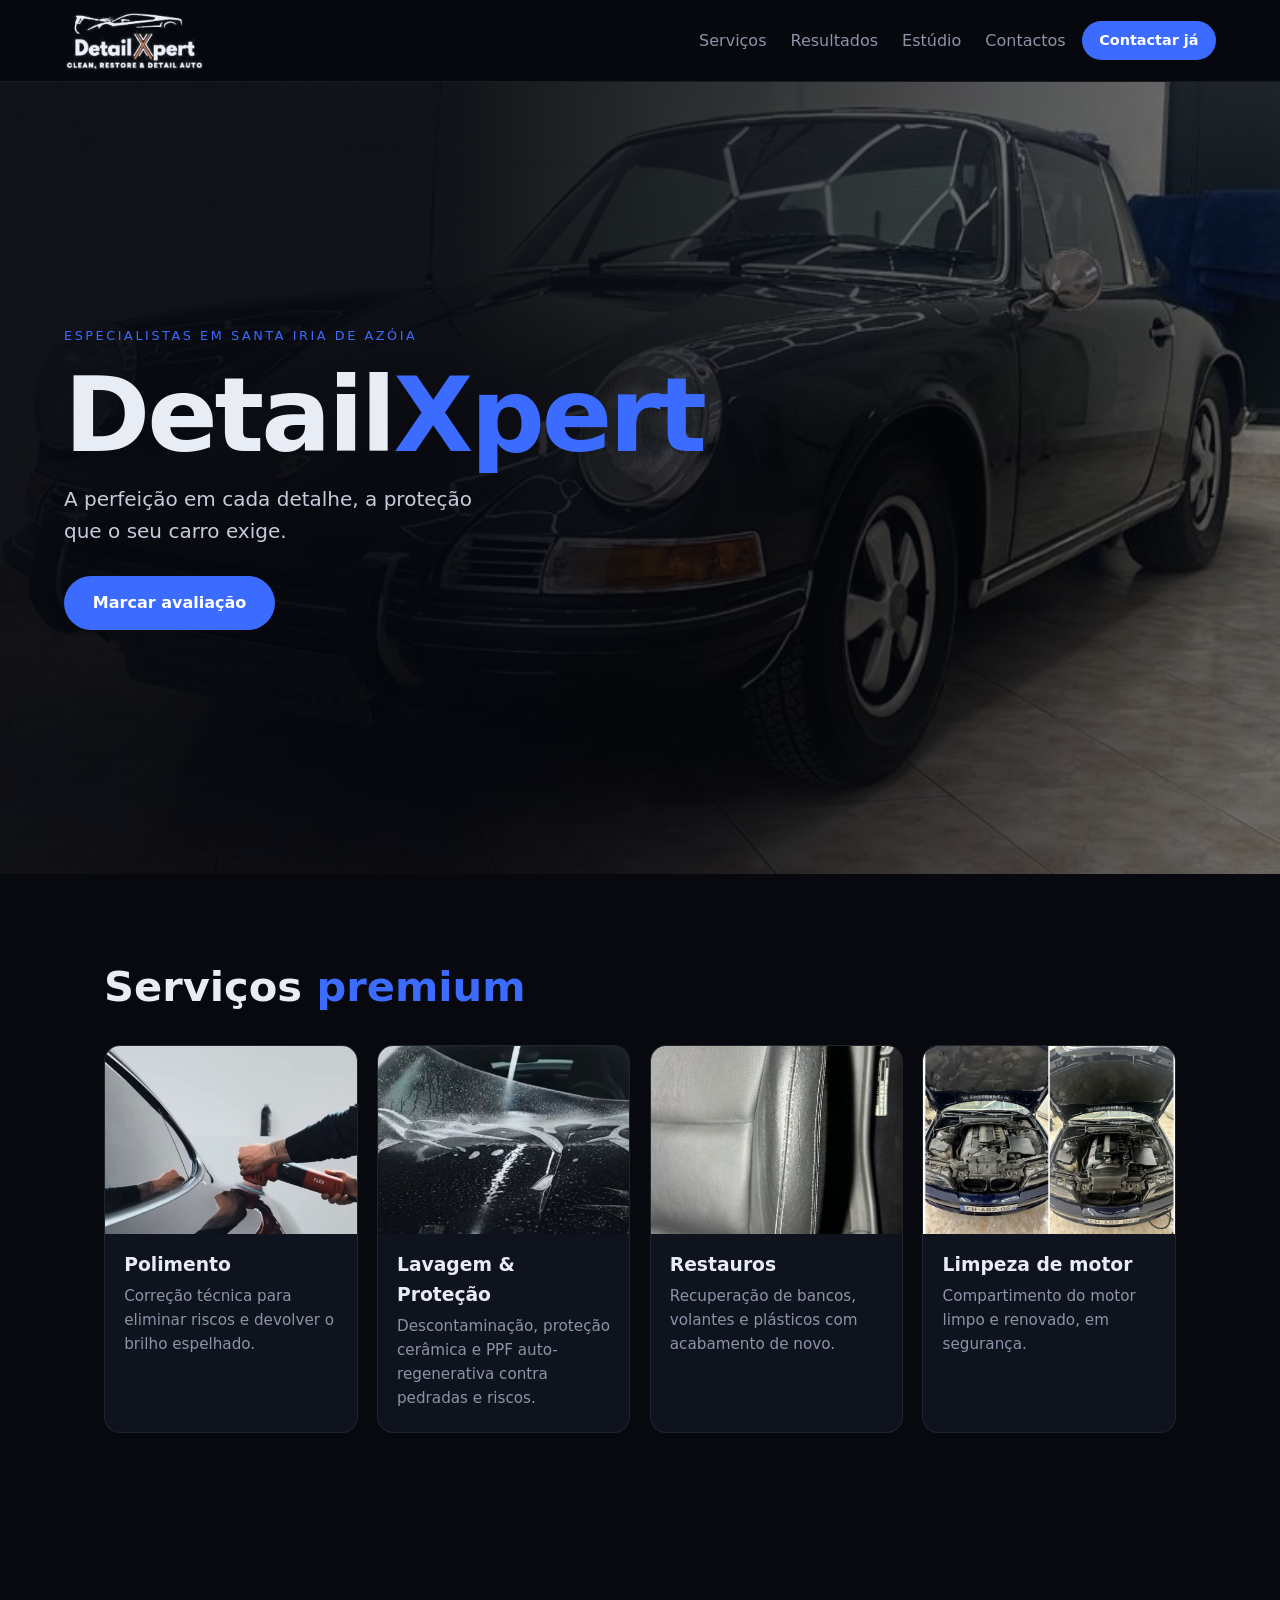
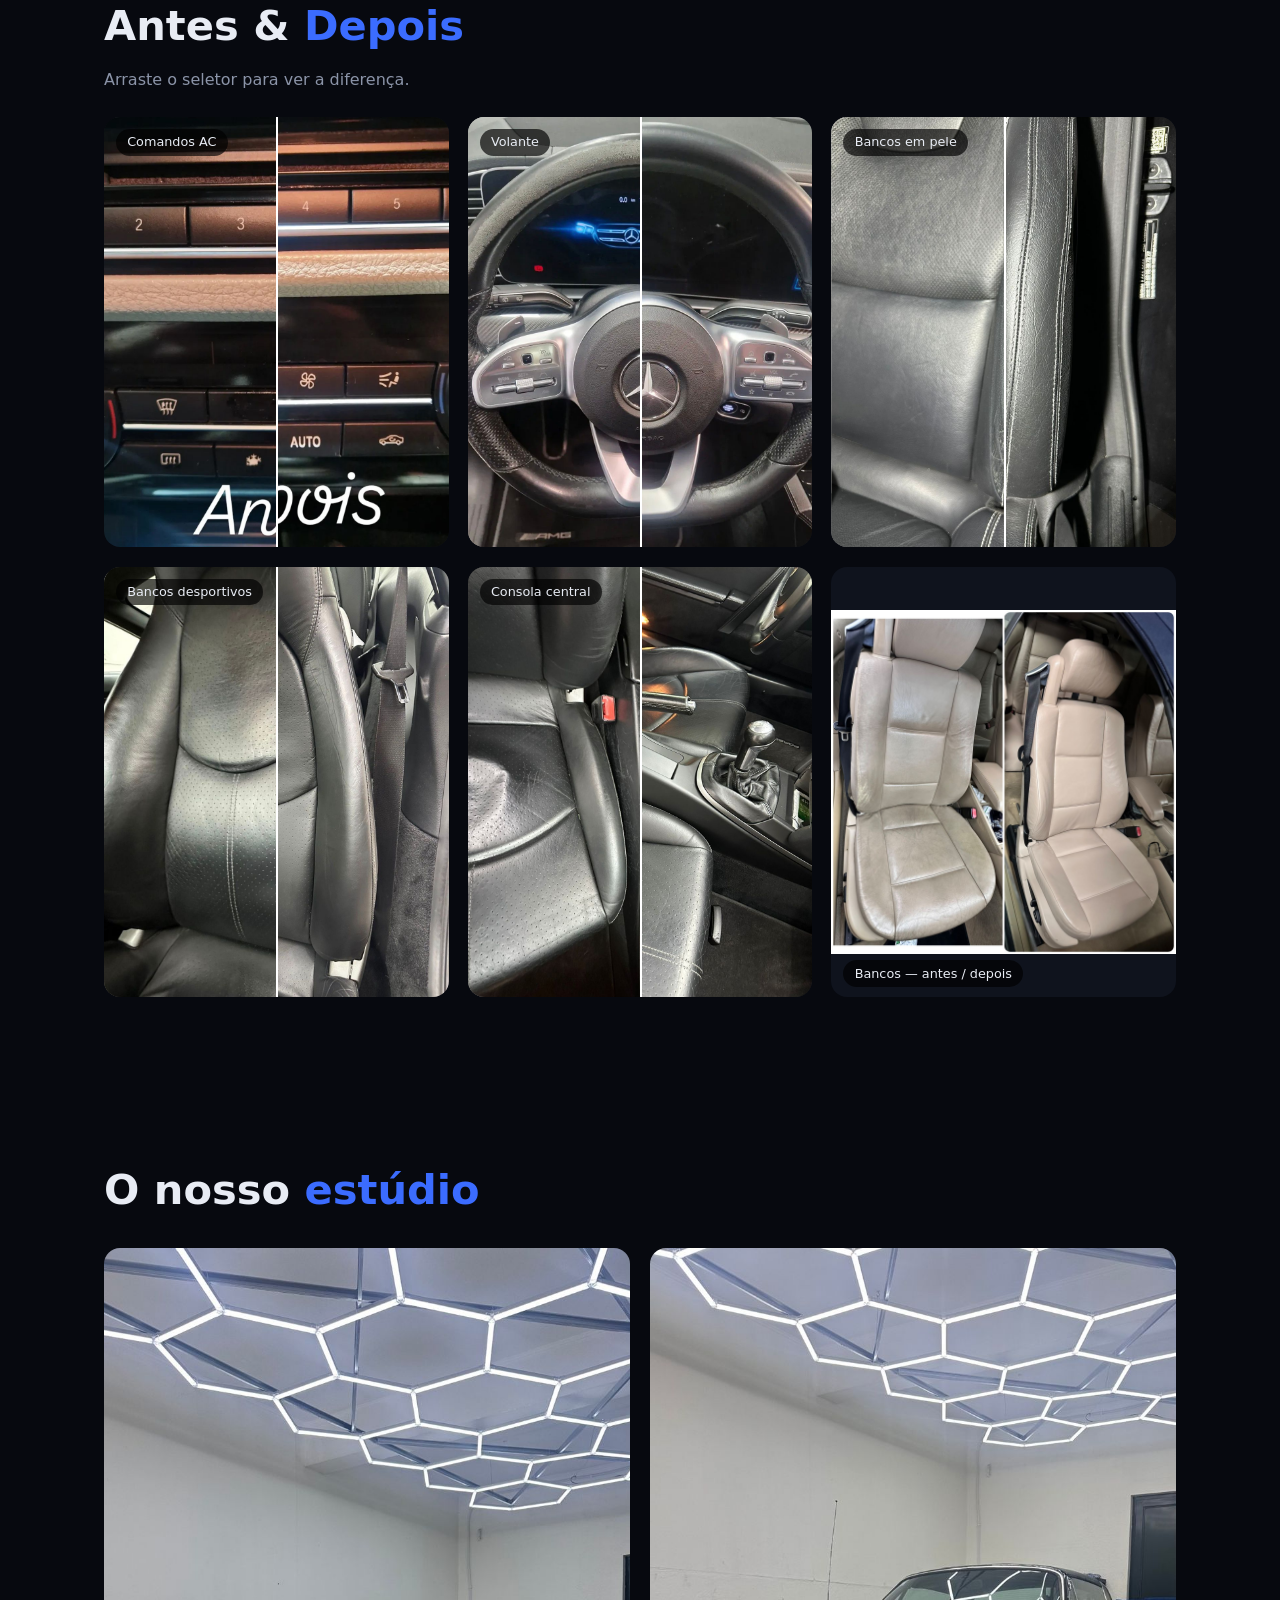
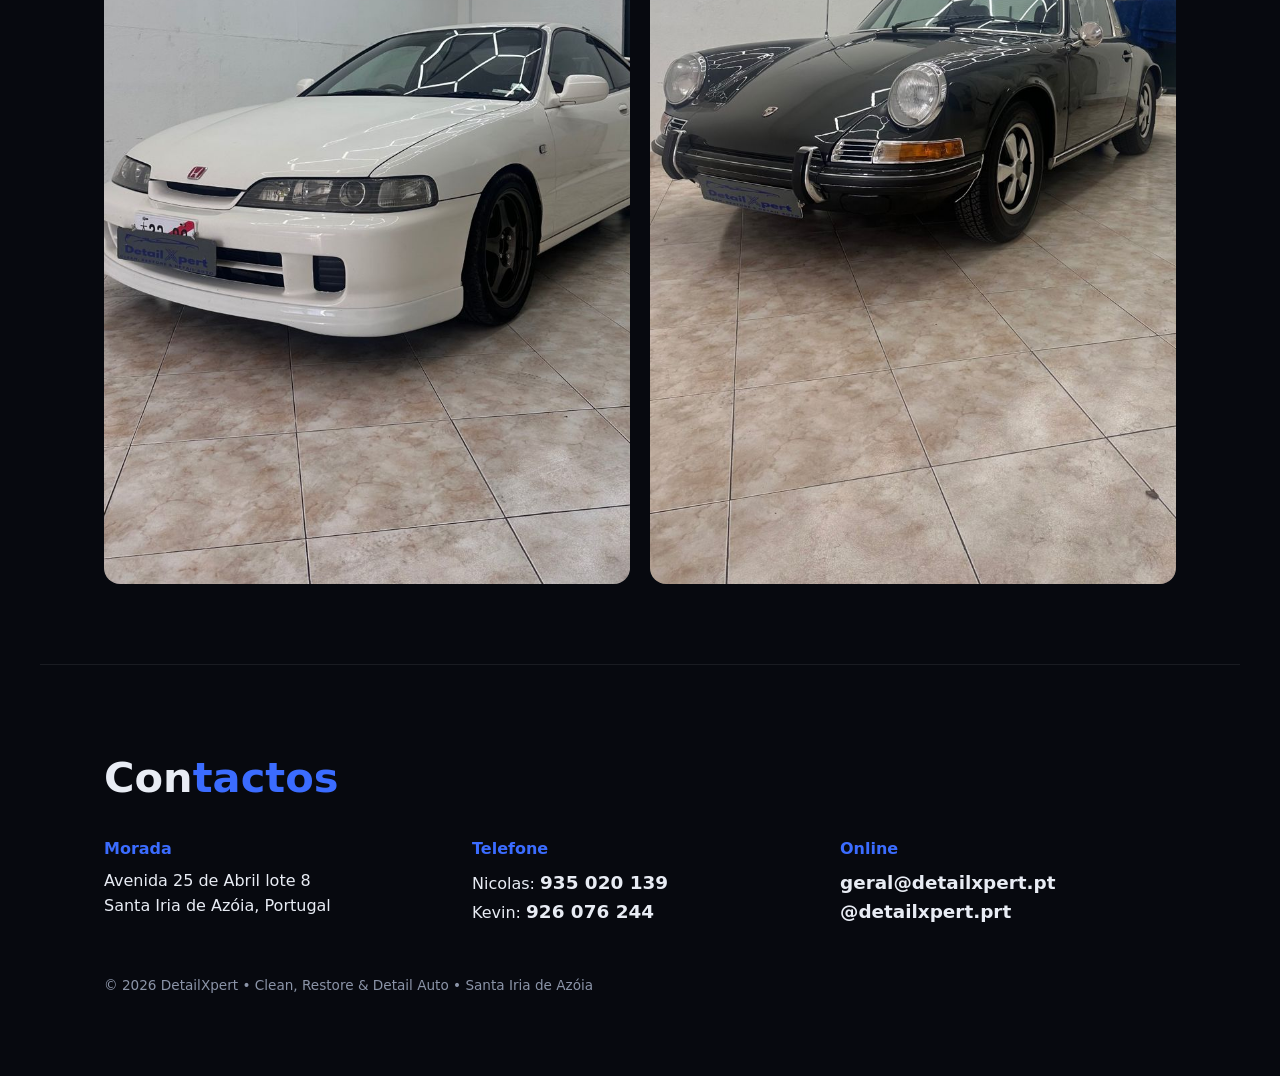
<file: detailxpert/index.html>
<!DOCTYPE html>
<html lang="pt">
<head>
<meta charset="utf-8">
<meta name="viewport" content="width=device-width, initial-scale=1">
<title>DetailXpert | Clean, Restore & Detail Auto — Santa Iria de Azóia</title>
<meta name="description" content="Estética automóvel premium em Santa Iria de Azóia: polimento, proteção PPF, restauro de interiores e limpeza de motor.">
<link rel="stylesheet" href="style.css">
</head>
<body>
<header class="nav">
  <a class="logo" href="#home" aria-label="DetailXpert — início"><img src="assets/logo.png" alt="DetailXpert — Clean, Restore &amp; Detail Auto"></a>
  <nav><a href="#servicos">Serviços</a><a href="#resultados">Resultados</a><a href="#galeria">Estúdio</a><a href="#contactos">Contactos</a></nav>
  <a class="btn small" href="#contactos">Contactar já</a>
</header>

<section id="home" class="hero" style="background-image:linear-gradient(90deg,#05070dee 35%,#05070d66),url(assets/porsche-911.jpg)">
  <p class="tag">Especialistas em Santa Iria de Azóia</p>
  <h1>Detail<span>Xpert</span></h1>
  <p class="lead">A perfeição em cada detalhe, a proteção que o seu carro exige.</p>
  <a class="btn" href="contacto.html">Marcar avaliação</a>
</section>

<section id="servicos" class="wrap">
  <h2>Serviços <span>premium</span></h2>
  <div class="cards">
    <article><img src="assets/polimento.jpg" alt="Polimento de pintura" loading="lazy"><h3>Polimento</h3><p>Correção técnica para eliminar riscos e devolver o brilho espelhado.</p></article>
    <article><img src="assets/espuma.jpg" alt="Lavagem com espuma" loading="lazy"><h3>Lavagem &amp; Proteção</h3><p>Descontaminação, proteção cerâmica e PPF auto-regenerativa contra pedradas e riscos.</p></article>
    <article><img src="assets/banco-depois.jpg" alt="Restauro de interior em pele" loading="lazy"><h3>Restauros</h3><p>Recuperação de bancos, volantes e plásticos com acabamento de novo.</p></article>
    <article><img src="assets/motor-antes-depois.jpg" alt="Limpeza de motor antes e depois" loading="lazy"><h3>Limpeza de motor</h3><p>Compartimento do motor limpo e renovado, em segurança.</p></article>
  </div>
</section>

<section id="resultados" class="wrap">
  <h2>Antes &amp; <span>Depois</span></h2>
  <p class="sub">Arraste o seletor para ver a diferença.</p>
  <div class="ba-grid">
    <figure class="ba" data-label="Comandos AC"><img src="assets/ac-depois.jpg" alt="Depois"><img class="top" src="assets/ac-antes.jpg" alt="Antes"><input type="range" min="0" max="100" value="50" aria-label="Comparar antes e depois"></figure>
    <figure class="ba" data-label="Volante"><img src="assets/volante-depois.jpg" alt="Depois"><img class="top" src="assets/volante-antes.jpg" alt="Antes"><input type="range" min="0" max="100" value="50" aria-label="Comparar antes e depois"></figure>
    <figure class="ba" data-label="Bancos em pele"><img src="assets/banco-depois.jpg" alt="Depois"><img class="top" src="assets/banco-antes.jpg" alt="Antes"><input type="range" min="0" max="100" value="50" aria-label="Comparar antes e depois"></figure>
    <figure class="ba" data-label="Bancos desportivos"><img src="assets/porsche-banco-depois.jpg" alt="Depois"><img class="top" src="assets/porsche-banco-antes.jpg" alt="Antes"><input type="range" min="0" max="100" value="50" aria-label="Comparar antes e depois"></figure>
    <figure class="ba" data-label="Consola central"><img src="assets/consola-depois.jpg" alt="Depois"><img class="top" src="assets/consola-antes.jpg" alt="Antes"><input type="range" min="0" max="100" value="50" aria-label="Comparar antes e depois"></figure>
    <figure class="pair"><img src="assets/bancos-antes-depois.jpg" alt="Bancos antes (esquerda) e depois (direita)" loading="lazy"><figcaption>Bancos — antes / depois</figcaption></figure>
  </div>
</section>

<section id="galeria" class="wrap">
  <h2>O nosso <span>estúdio</span></h2>
  <div class="gallery">
    <img src="assets/integra.jpg" alt="Honda Integra Type R no estúdio DetailXpert" loading="lazy">
    <img src="assets/porsche-911.jpg" alt="Porsche 911 clássico no estúdio DetailXpert" loading="lazy">
  </div>
</section>

<footer id="contactos" class="wrap">
  <h2>Con<span>tactos</span></h2>
  <div class="cols">
    <div><h4>Morada</h4><p>Avenida 25 de Abril lote 8<br>Santa Iria de Azóia, Portugal</p></div>
    <div><h4>Telefone</h4><p>Nicolas: <a href="tel:935020139">935 020 139</a><br>Kevin: <a href="tel:926076244">926 076 244</a></p></div>
    <div><h4>Online</h4><p><a href="mailto:geral@detailxpert.pt">geral@detailxpert.pt</a><br><a href="https://instagram.com/detailxpert.prt" target="_blank" rel="noopener">@detailxpert.prt</a></p></div>
  </div>
  <p class="copy">© 2026 DetailXpert • Clean, Restore &amp; Detail Auto • Santa Iria de Azóia</p>
</footer>
<script src="script.js"></script>
</body>
</html>
</file>
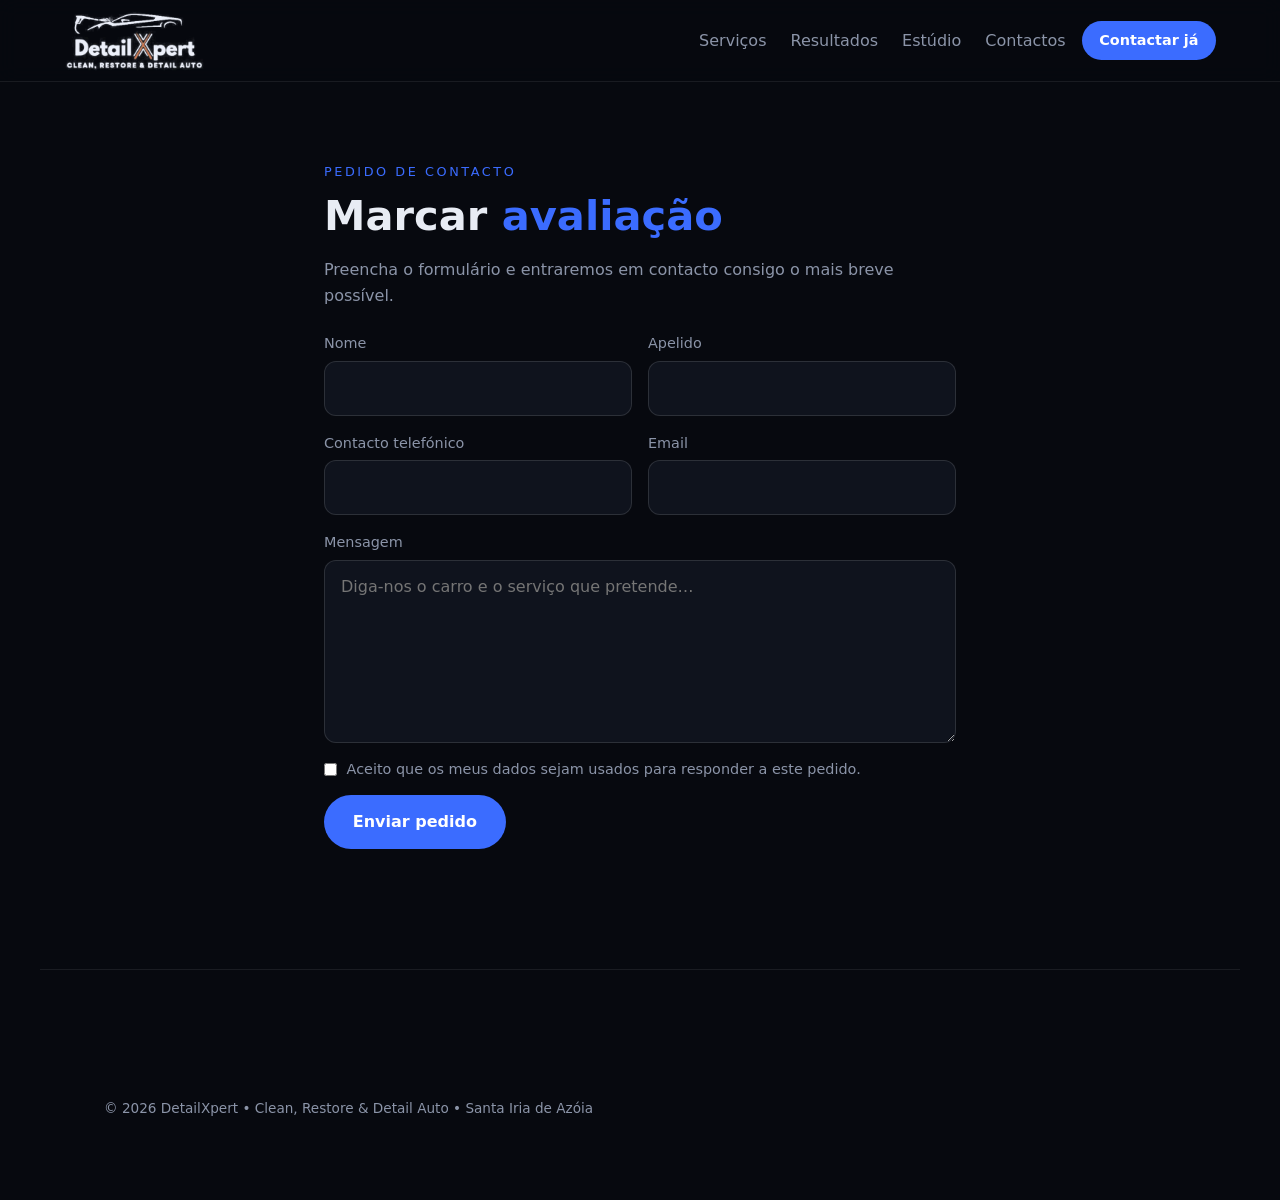
<file: detailxpert/contacto.html>
<!DOCTYPE html>
<html lang="pt">
<head>
<meta charset="utf-8">
<meta name="viewport" content="width=device-width, initial-scale=1">
<title>Marcar avaliação | DetailXpert</title>
<meta name="description" content="Peça uma avaliação gratuita à DetailXpert, em Santa Iria de Azóia.">
<link rel="icon" href="assets/logo.png">
<link rel="stylesheet" href="style.css">
</head>
<body>
<header class="nav">
  <a class="logo" href="index.html" aria-label="DetailXpert — início"><img src="assets/logo.png" alt="DetailXpert — Clean, Restore &amp; Detail Auto"></a>
  <nav><a href="index.html#servicos">Serviços</a><a href="index.html#resultados">Resultados</a><a href="index.html#galeria">Estúdio</a><a href="index.html#contactos">Contactos</a></nav>
  <a class="btn small" href="index.html#contactos">Contactar já</a>
</header>

<main class="wrap form-wrap">
  <p class="tag">Pedido de contacto</p>
  <h2>Marcar <span>avaliação</span></h2>
  <p class="sub">Preencha o formulário e entraremos em contacto consigo o mais breve possível.</p>

  <form id="pedido" class="form" novalidate>
    <div class="row">
      <label>Nome<input type="text" name="nome" autocomplete="given-name" required></label>
      <label>Apelido<input type="text" name="apelido" autocomplete="family-name" required></label>
    </div>
    <div class="row">
      <label>Contacto telefónico<input type="tel" name="contacto" autocomplete="tel" inputmode="tel" required></label>
      <label>Email<input type="email" name="email" autocomplete="email" required></label>
    </div>
    <label>Mensagem<textarea name="mensagem" rows="6" placeholder="Diga-nos o carro e o serviço que pretende…" required></textarea></label>
    <input type="text" name="_gotcha" tabindex="-1" autocomplete="off" class="hp" aria-hidden="true">
    <label class="check"><input type="checkbox" name="consentimento" required> Aceito que os meus dados sejam usados para responder a este pedido.</label>
    <button class="btn" type="submit">Enviar pedido</button>
    <p id="estado" role="status"></p>
  </form>
</main>

<footer class="wrap">
  <p class="copy">© 2026 DetailXpert • Clean, Restore &amp; Detail Auto • Santa Iria de Azóia</p>
</footer>
<script src="form.js"></script>
</body>
</html>
</file>
<file: detailxpert/style.css>
:root{--bg:#07090f;--card:#0f131d;--tx:#e8ecf4;--mut:#8b94a8;--ac:#3b6cff}
*{box-sizing:border-box;margin:0}html{scroll-behavior:smooth;scroll-padding-top:80px}
body{background:var(--bg);color:var(--tx);font:16px/1.6 system-ui,-apple-system,Segoe UI,Roboto,sans-serif;overflow-x:hidden}
a{color:inherit;text-decoration:none}img{display:block;max-width:100%}
.nav{position:sticky;top:0;z-index:10;display:flex;align-items:center;justify-content:space-between;gap:1rem;padding:.6rem 5vw;background:#07090fd9;backdrop-filter:blur(10px);border-bottom:1px solid #ffffff14}
.logo{display:block}.logo img{height:clamp(44px,7vw,62px);width:auto}
h1 span,h2 span{color:var(--ac)}
.nav nav{display:flex;gap:1.5rem;color:var(--mut);margin-left:auto}.nav nav a:hover{color:var(--tx)}
.btn{display:inline-block;background:var(--ac);color:#fff;padding:.9rem 1.8rem;border-radius:999px;font-weight:600;transition:.2s}
.btn:hover{transform:translateY(-2px);box-shadow:0 8px 24px #3b6cff55}.btn.small{padding:.5rem 1.1rem;font-size:.9rem}
.hero{min-height:88vh;display:flex;flex-direction:column;justify-content:center;align-items:flex-start;gap:1rem;padding:0 5vw;background-size:cover;background-position:center}
.tag{color:var(--ac);text-transform:uppercase;letter-spacing:.2em;font-size:.8rem}
h1{font-size:clamp(3rem,10vw,6.5rem);line-height:1;letter-spacing:-.03em}
.lead{max-width:34ch;font-size:1.25rem;color:#c5ccdb;margin-bottom:.8rem}
.wrap{padding:5rem 5vw;max-width:1200px;margin:auto}
h2{font-size:clamp(1.8rem,4vw,2.6rem);margin-bottom:1.5rem}.sub{color:var(--mut);margin:-1rem 0 1.5rem}
.cards{display:grid;grid-template-columns:repeat(auto-fit,minmax(250px,1fr));gap:1.2rem}
.cards article{background:var(--card);border:1px solid #ffffff12;border-radius:16px;overflow:hidden;transition:.25s}
.cards article:hover{transform:translateY(-4px);border-color:var(--ac)}
.cards img{aspect-ratio:4/3;width:100%;object-fit:cover}.cards h3{padding:1rem 1.2rem .2rem}.cards p{padding:0 1.2rem 1.3rem;color:var(--mut);font-size:.95rem}
.ba-grid{display:grid;grid-template-columns:repeat(auto-fit,minmax(280px,1fr));gap:1.2rem}
.ba,.pair{position:relative;border-radius:16px;overflow:hidden;background:var(--card);aspect-ratio:4/5}
.ba img,.pair img{position:absolute;inset:0;width:100%;height:100%;object-fit:cover}
.ba .top{clip-path:inset(0 50% 0 0)}
.ba::before{content:attr(data-label);position:absolute;z-index:3;left:12px;top:12px;background:#000a;padding:.2rem .7rem;border-radius:99px;font-size:.8rem}
.ba::after{content:"";position:absolute;z-index:2;top:0;bottom:0;left:var(--p,50%);width:2px;background:#fff;pointer-events:none}
.ba input{position:absolute;inset:0;width:100%;height:100%;opacity:0;cursor:ew-resize;z-index:4;touch-action:pan-y}
.pair img{object-fit:contain}.pair figcaption{position:absolute;bottom:10px;left:12px;background:#000a;padding:.2rem .7rem;border-radius:99px;font-size:.8rem}
.gallery{display:grid;grid-template-columns:repeat(auto-fit,minmax(300px,1fr));gap:1.2rem}.gallery img{border-radius:16px;width:100%;height:100%;object-fit:cover}
footer{border-top:1px solid #ffffff14}.cols{display:grid;grid-template-columns:repeat(auto-fit,minmax(220px,1fr));gap:2rem}
footer h4{color:var(--ac);margin-bottom:.4rem}footer p a:hover{color:var(--ac)}.copy{margin-top:3rem;color:var(--mut);font-size:.85rem}
@media(max-width:700px){.nav nav{display:none}.logo{margin-right:auto}}
footer .cols a{font-size:1.15rem;font-weight:600}
.form-wrap{max-width:760px;min-height:70vh}
.form{display:grid;gap:1rem}.row{display:grid;grid-template-columns:1fr 1fr;gap:1rem}
.form label{display:grid;gap:.35rem;font-size:.9rem;color:var(--mut)}
.form input,.form textarea{width:100%;background:var(--card);border:1px solid #ffffff1f;border-radius:12px;padding:.85rem 1rem;color:var(--tx);font:inherit;font-size:1rem}
.form input:focus,.form textarea:focus{outline:2px solid var(--ac);border-color:transparent}
.form .check{display:flex;gap:.6rem;align-items:flex-start;line-height:1.4}.form .check input{width:auto;margin-top:.25rem}
.hp{position:absolute;left:-9999px}.form .btn{border:0;cursor:pointer;font:inherit;font-weight:600;justify-self:start}
.form .btn:disabled{opacity:.6}#estado{min-height:1.5rem}#estado.ok{color:#4ade80}#estado.err{color:#f87171}
@media(max-width:600px){.row{grid-template-columns:1fr}.form .btn{justify-self:stretch}}
</file>
